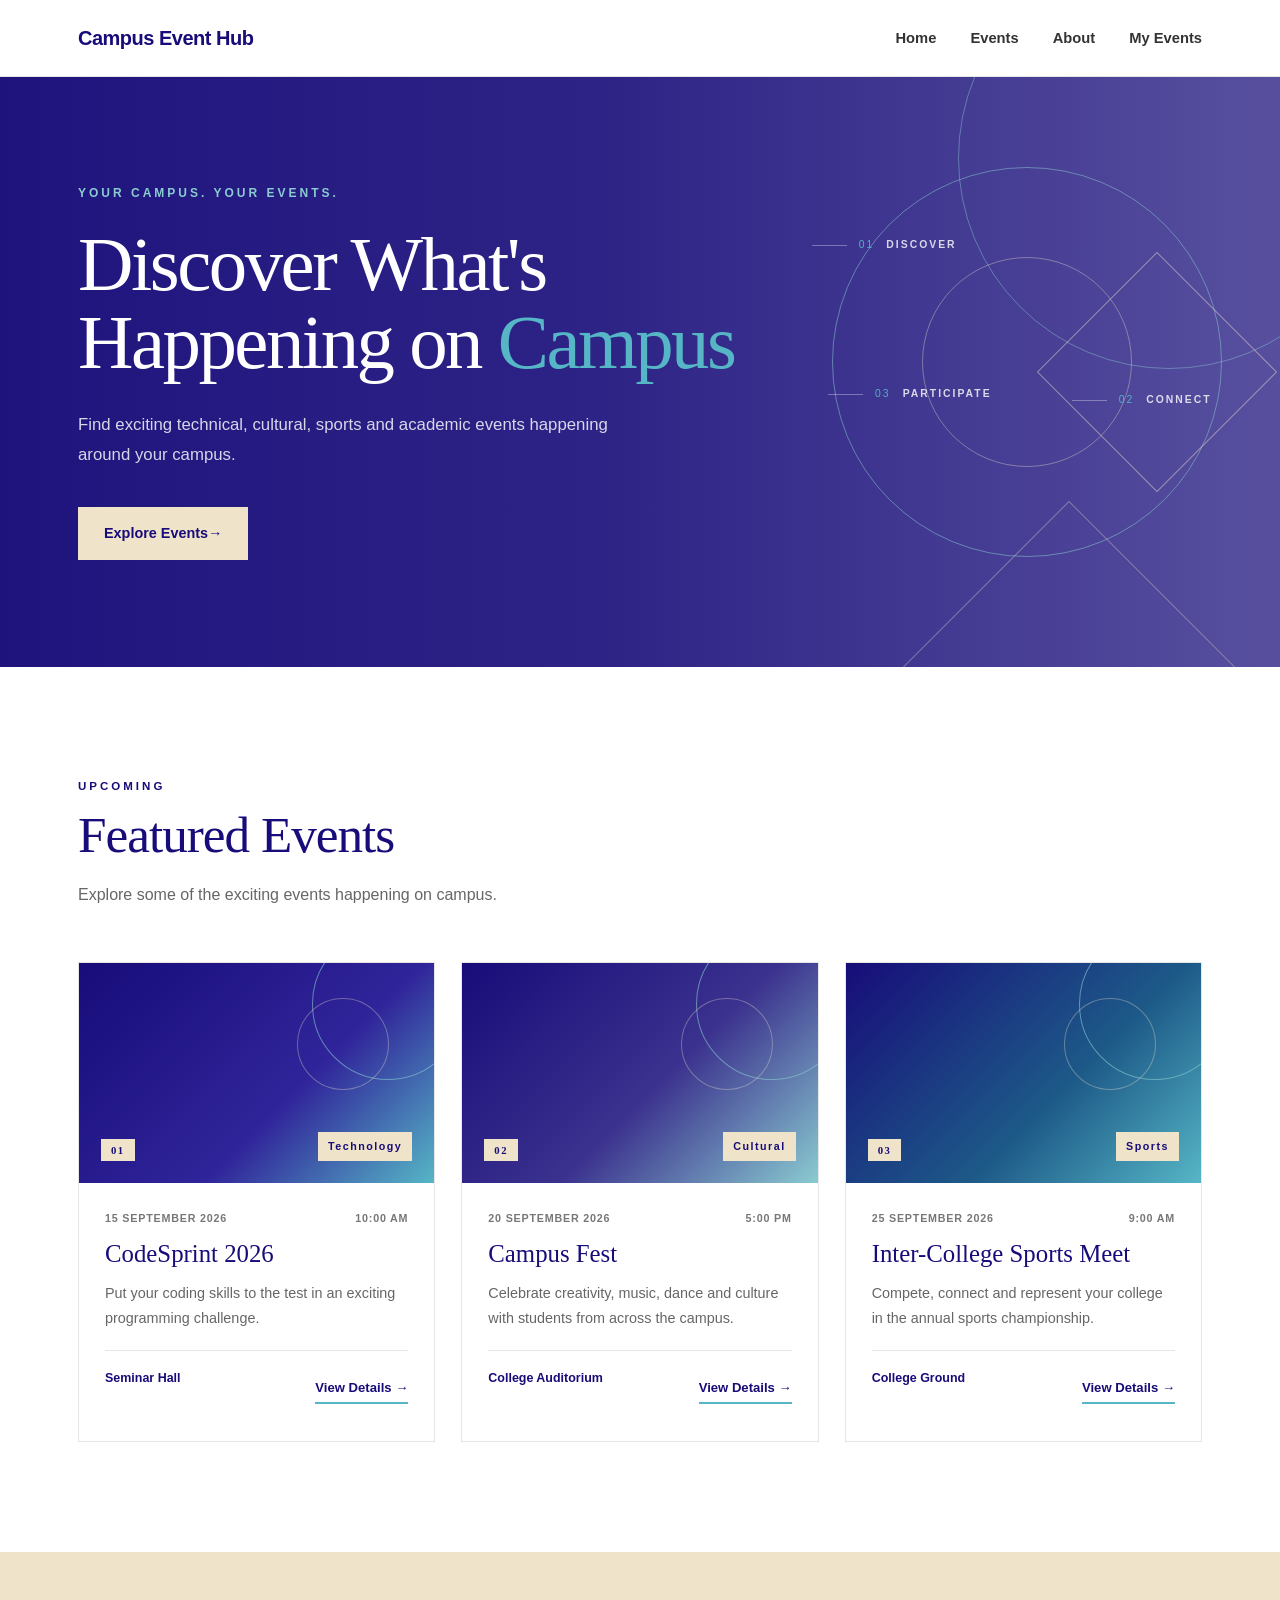
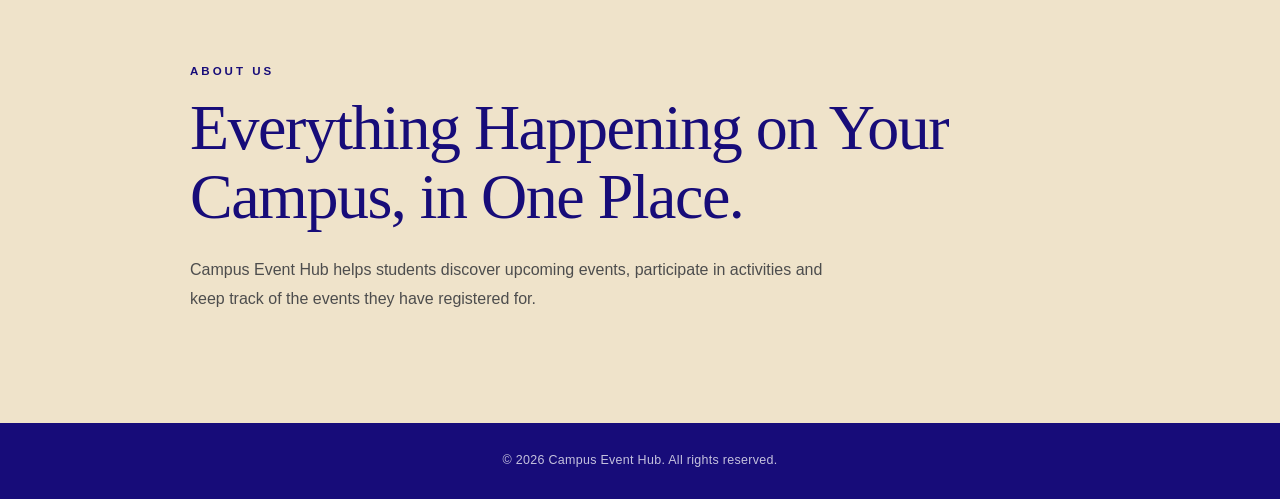
<file: index.html>
<!DOCTYPE html>
<html lang="en">
<head>
    <meta charset="UTF-8">
    <meta name="viewport" content="width=device-width, initial-scale=1.0">
    <title>Campus Event Hub</title>

    <link rel="stylesheet" href="css/style.css">
</head>

<body>

    <!-- Navigation Bar -->
    <header>
        <nav class="navbar">
            <div class="logo">Campus Event Hub</div>

            <ul class="nav-links">
                <li><a href="index.html">Home</a></li>
                <li><a href="#events">Events</a></li>
                <li><a href="#about">About</a></li>
                <li><a href="#">My Events</a></li>
            </ul>
        </nav>
    </header>


    <!-- Hero Section -->
   <section class="hero">

    <div class="hero-content">

        <p class="hero-tag">
            YOUR CAMPUS. YOUR EVENTS.
        </p>

        <h1>
            Discover What's<br>
            Happening on <span>Campus</span>
        </h1>

        <p>
            Find exciting technical, cultural, sports and academic
            events happening around your campus.
        </p>

        <a href="#events" class="hero-button">
            Explore Events <span>→</span>
        </a>

    </div>


    <div class="hero-visual">

        <div class="hero-circle hero-circle-large"></div>

        <div class="hero-circle hero-circle-small"></div>

        <div class="hero-square"></div>

        <div class="hero-label">
            <span>01</span>
            <strong>DISCOVER</strong>
        </div>

        <div class="hero-label hero-label-two">
            <span>02</span>
            <strong>CONNECT</strong>
        </div>

        <div class="hero-label hero-label-three">
            <span>03</span>
            <strong>PARTICIPATE</strong>
        </div>

    </div>

</section>


   <section id="events" class="events-section">

    <div class="section-heading">
        <p class="section-tag">UPCOMING</p>
        <h2>Featured Events</h2>
        <p>
            Explore some of the exciting events happening on campus.
        </p>
    </div>

    <div class="event-container" id="eventContainer">
    </div>

</section>
             


    <!-- About Section -->
    <section id="about" class="about-section">

        <div class="about-content">

            <p class="section-tag">ABOUT US</p>

            <h2>Everything Happening on Your Campus, in One Place.</h2>

            <p>
                Campus Event Hub helps students discover upcoming
                events, participate in activities and keep track of
                the events they have registered for.
            </p>

        </div>

    </section>


    <!-- Footer -->
    <footer>

        <p>
            © 2026 Campus Event Hub. All rights reserved.
        </p>

    </footer>


    <script src="js/main.js"></script>

</body>
</html>
</file>
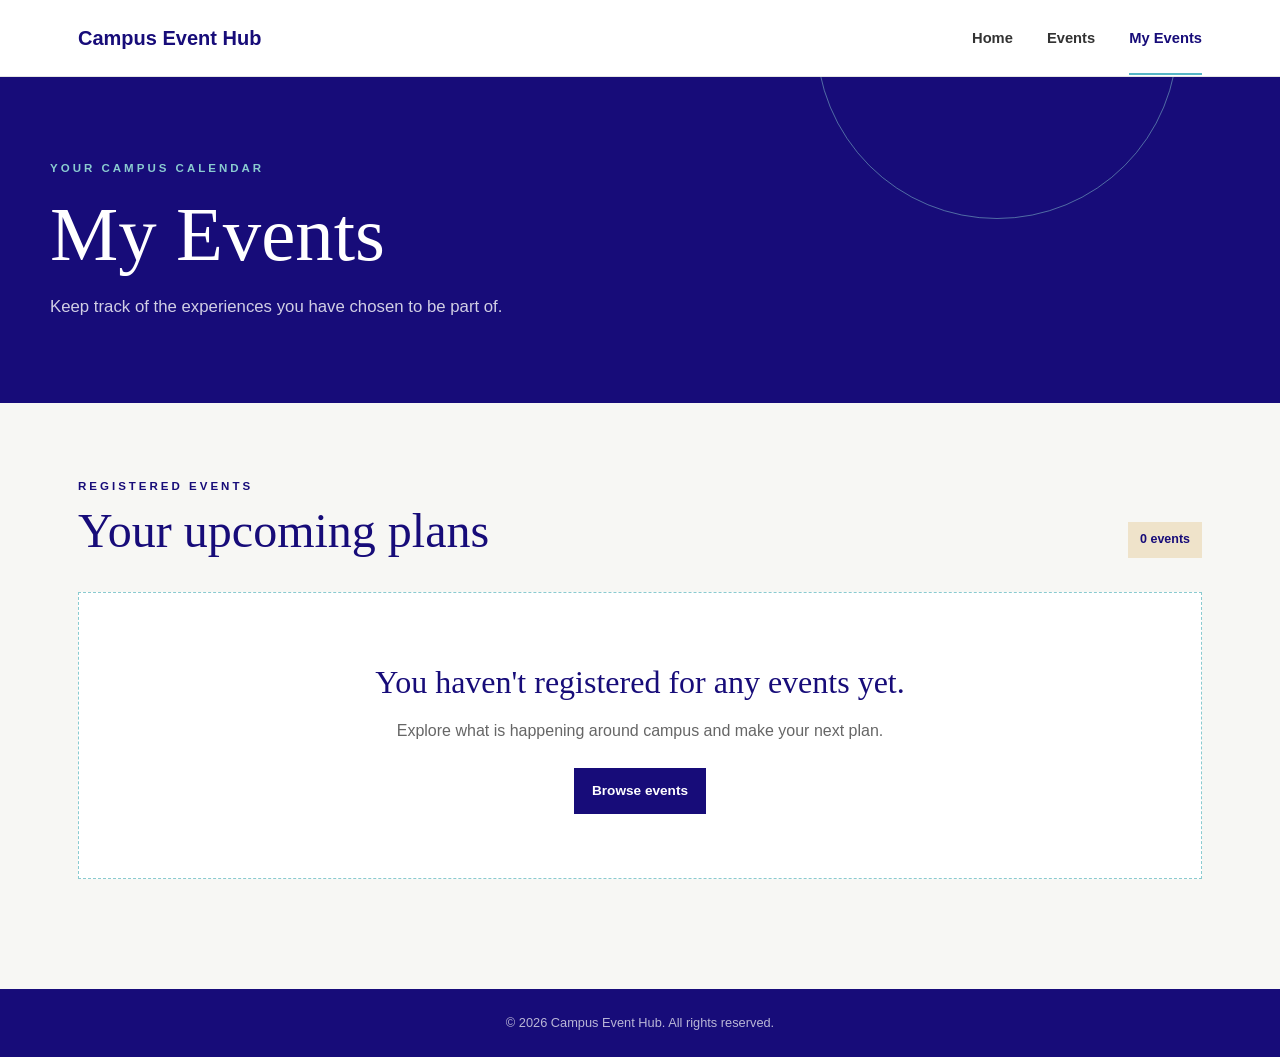
<file: my-events.html>
<!DOCTYPE html>
<html lang="en">
<head>
    <meta charset="UTF-8">
    <meta name="viewport" content="width=device-width, initial-scale=1.0">
    <meta name="description" content="View and manage your Campus Event Hub registrations.">
    <title>My Events | Campus Event Hub</title>
    <link rel="stylesheet" href="css/my-events.css">
</head>
<body>
    <header class="site-header">
        <nav class="navbar" aria-label="Main navigation">
            <a class="logo" href="index.html">Campus Event Hub</a>
            <ul class="nav-links">
                <li><a href="index.html">Home</a></li>
                <li><a href="index.html#events">Events</a></li>
                <li><a class="active" href="my-events.html" aria-current="page">My Events</a></li>
            </ul>
        </nav>
    </header>

    <main>
        <section class="page-intro" aria-labelledby="page-title">
            <p class="eyebrow">YOUR CAMPUS CALENDAR</p>
            <h1 id="page-title">My Events</h1>
            <p>Keep track of the experiences you have chosen to be part of.</p>
        </section>

        <section class="registrations" aria-labelledby="registrations-title">
            <div class="section-heading">
                <div>
                    <p class="eyebrow">REGISTERED EVENTS</p>
                    <h2 id="registrations-title">Your upcoming plans</h2>
                </div>
                <span id="registration-count" class="registration-count" aria-live="polite"></span>
            </div>
            <div id="event-list" class="event-list" aria-live="polite"></div>
        </section>
    </main>

    <footer>
        <p>© 2026 Campus Event Hub. All rights reserved.</p>
    </footer>

    <script src="js/my-events.js"></script>
</body>
</html>
</file>
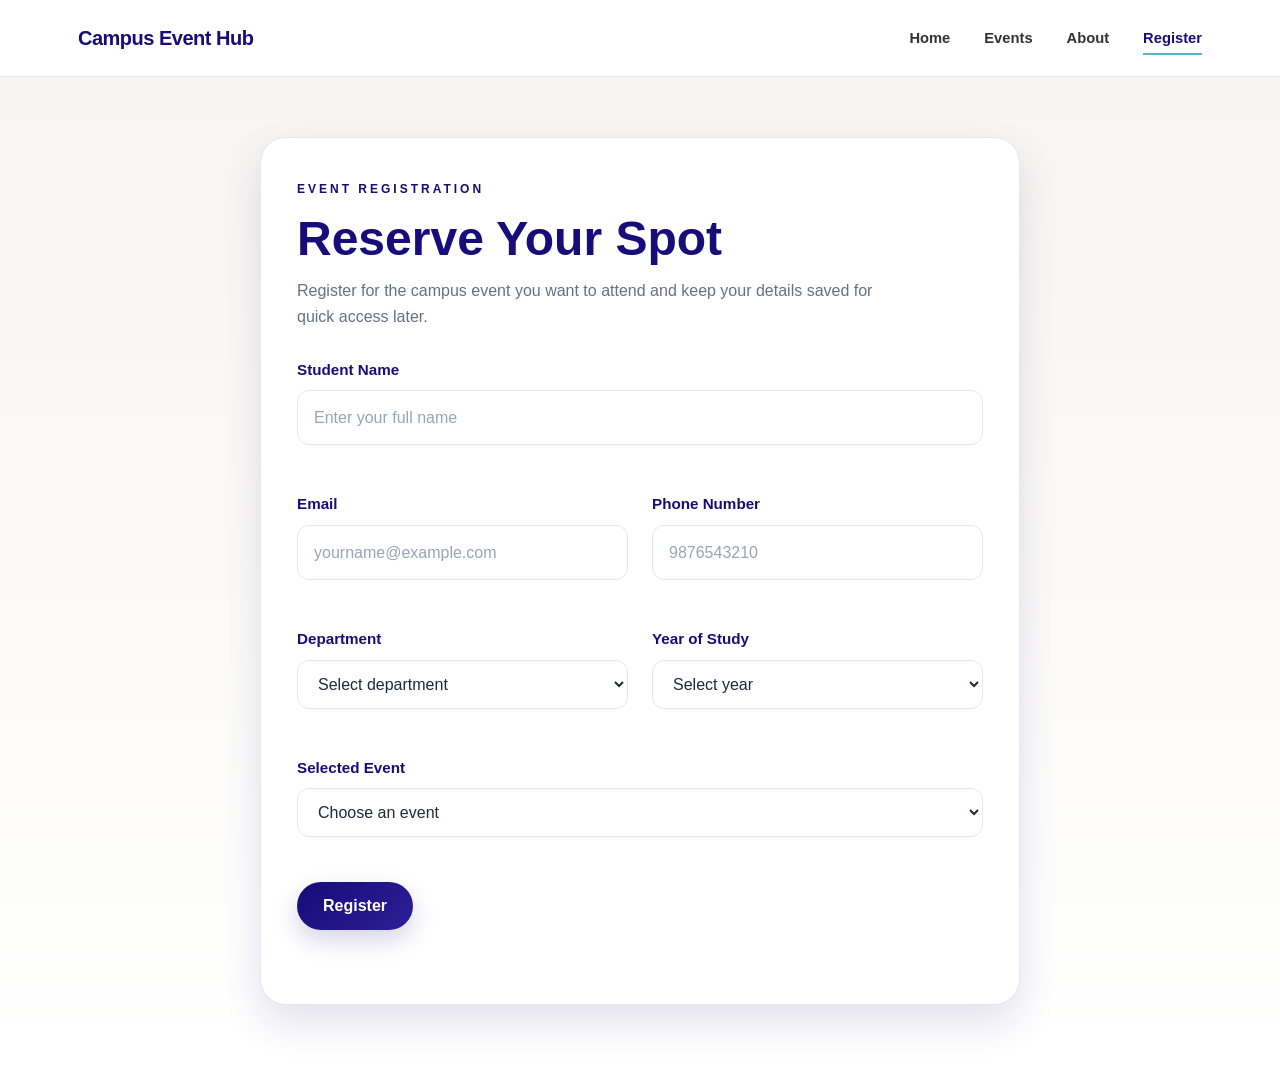
<file: register.html>
<!DOCTYPE html>
<html lang="en">
<head>
    <meta charset="UTF-8">
    <meta name="viewport" content="width=device-width, initial-scale=1.0">
    <title>Register | Campus Event Hub</title>
    <link rel="stylesheet" href="css/style.css">
    <link rel="stylesheet" href="css/registration.css">
</head>
<body>
    <header>
        <nav class="navbar">
            <div class="logo">Campus Event Hub</div>

            <ul class="nav-links">
                <li><a href="index.html">Home</a></li>
                <li><a href="index.html#events">Events</a></li>
                <li><a href="index.html#about">About</a></li>
                <li><a href="register.html" class="active">Register</a></li>
            </ul>
        </nav>
    </header>

    <main class="registration-page">
        <section class="registration-shell">
            <div class="registration-header">
                <p class="section-tag">EVENT REGISTRATION</p>
                <h1>Reserve Your Spot</h1>
                <p>
                    Register for the campus event you want to attend and keep your details saved for quick access later.
                </p>
            </div>

            <form id="registrationForm" class="registration-form" novalidate>
                <div class="form-grid">
                    <div class="form-group full-width">
                        <label for="studentName">Student Name</label>
                        <input id="studentName" name="name" type="text" placeholder="Enter your full name" required>
                        <small class="error-message" data-error-for="name"></small>
                    </div>

                    <div class="form-group">
                        <label for="email">Email</label>
                        <input id="email" name="email" type="email" placeholder="yourname@example.com" required>
                        <small class="error-message" data-error-for="email"></small>
                    </div>

                    <div class="form-group">
                        <label for="phoneNumber">Phone Number</label>
                        <input id="phoneNumber" name="phone" type="tel" placeholder="9876543210" required>
                        <small class="error-message" data-error-for="phone"></small>
                    </div>

                    <div class="form-group">
                        <label for="department">Department</label>
                        <select id="department" name="department" required>
                            <option value="">Select department</option>
                            <option value="Computer Science">Computer Science</option>
                            <option value="Information Technology">Information Technology</option>
                            <option value="Electronics and Communication">Electronics and Communication</option>
                            <option value="Mechanical Engineering">Mechanical Engineering</option>
                            <option value="Civil Engineering">Civil Engineering</option>
                            <option value="Business Administration">Business Administration</option>
                        </select>
                        <small class="error-message" data-error-for="department"></small>
                    </div>

                    <div class="form-group">
                        <label for="yearOfStudy">Year of Study</label>
                        <select id="yearOfStudy" name="year" required>
                            <option value="">Select year</option>
                            <option value="1st Year">1st Year</option>
                            <option value="2nd Year">2nd Year</option>
                            <option value="3rd Year">3rd Year</option>
                            <option value="4th Year">4th Year</option>
                            <option value="Postgraduate">Postgraduate</option>
                        </select>
                        <small class="error-message" data-error-for="year"></small>
                    </div>

                    <div class="form-group full-width">
                        <label for="selectedEvent">Selected Event</label>
                        <select id="selectedEvent" name="event" required>
                            <option value="">Choose an event</option>
                        </select>
                        <small class="error-message" data-error-for="event"></small>
                    </div>
                </div>

                <button type="submit" class="register-button">Register</button>
                <p id="formMessage" class="form-message" aria-live="polite"></p>
            </form>
        </section>
    </main>

    <script src="js/registration.js"></script>
</body>
</html>
</file>
<file: css/style.css>
/* =========================================
   CAMPUS EVENT HUB
   Main Design System
   ========================================= */

:root {
    --primary: #170C79;
    --cream: #EFE3CA;
    --teal: #56B6C6;
    --cyan: #8ACBD0;

    --white: #FFFFFF;
    --text: #202020;
    --muted: #666666;
    --border: #E5E5E5;
    --soft-bg: #F7F7F4;

    --max-width: 1180px;
}


/* =========================================
   RESET
   ========================================= */

* {
    margin: 0;
    padding: 0;
    box-sizing: border-box;
}

html {
    scroll-behavior: smooth;
}

body {
    font-family: "Segoe UI", Arial, sans-serif;
    color: var(--text);
    background: var(--white);
    line-height: 1.6;
}

a {
    text-decoration: none;
    color: inherit;
}

ul {
    list-style: none;
}


/* =========================================
   NAVIGATION
   ========================================= */

header {
    background: var(--white);
    border-bottom: 1px solid var(--border);
    position: sticky;
    top: 0;
    z-index: 1000;
}

.navbar {
    max-width: var(--max-width);
    margin: auto;
    min-height: 76px;

    display: flex;
    align-items: center;
    justify-content: space-between;

    padding: 0 28px;
}

.logo {
    color: var(--primary);
    font-size: 1.25rem;
    font-weight: 750;
    letter-spacing: -0.5px;
}

.nav-links {
    display: flex;
    align-items: center;
    gap: 34px;
}

.nav-links a {
    position: relative;

    color: #333333;
    font-size: 0.92rem;
    font-weight: 600;

    padding: 27px 0;

    transition: color 0.25s ease;
}

.nav-links a:hover {
    color: var(--primary);
}

.nav-links a::after {
    content: "";

    position: absolute;
    left: 0;
    bottom: 18px;

    width: 0;
    height: 2px;

    background: var(--teal);

    transition: width 0.25s ease;
}

.nav-links a:hover::after {
    width: 100%;
}


/* =========================================
   HERO
   ========================================= */

.hero {
    min-height: 590px;

    background:
        linear-gradient(
            90deg,
            rgba(23, 12, 121, 0.97) 0%,
            rgba(23, 12, 121, 0.90) 48%,
            rgba(23, 12, 121, 0.72) 100%
        );

    color: var(--white);

    display: flex;
    align-items: center;

    position: relative;
    overflow: hidden;
}

/* Decorative architectural shapes */

.hero::before {
    content: "";

    position: absolute;
    width: 420px;
    height: 420px;

    right: -100px;
    top: -130px;

    border: 1px solid rgba(138, 203, 208, 0.45);
    border-radius: 50%;
}

.hero::after {
    content: "";

    position: absolute;
    width: 260px;
    height: 260px;

    right: 80px;
    bottom: -150px;

    border: 1px solid rgba(239, 227, 202, 0.35);
    transform: rotate(45deg);
}

.hero-content {
    max-width: var(--max-width);
    width: 100%;
    margin: auto;

    padding: 90px 28px;

    position: relative;
    z-index: 2;
}

.hero-tag {
    color: var(--cyan);

    font-size: 0.75rem;
    font-weight: 750;

    letter-spacing: 3px;

    margin-bottom: 22px;
}

.hero h1 {
    max-width: 760px;

    font-family: Georgia, "Times New Roman", serif;

    font-size: clamp(3rem, 6vw, 5.4rem);
    font-weight: 500;

    line-height: 1.02;
    letter-spacing: -2.5px;

    margin-bottom: 28px;
}

.hero-content > p:not(.hero-tag) {
    max-width: 570px;

    color: rgba(255, 255, 255, 0.82);

    font-size: 1.05rem;
    line-height: 1.8;

    margin-bottom: 36px;
}

.hero-button {
    display: inline-flex;
    align-items: center;

    background: var(--cream);
    color: var(--primary);

    padding: 14px 25px;

    font-size: 0.9rem;
    font-weight: 750;

    border: 1px solid var(--cream);

    transition:
        background 0.25s ease,
        color 0.25s ease,
        transform 0.25s ease;
}

.hero-button:hover {
    background: var(--teal);
    border-color: var(--teal);
    color: var(--primary);

    transform: translateY(-2px);
}


/* =========================================
   EVENTS SECTION
   ========================================= */

.events-section {
    max-width: var(--max-width);
    margin: auto;

    padding: 110px 28px;
}

.section-heading {
    max-width: 680px;

    margin-bottom: 55px;
}

.section-tag {
    color: var(--primary);

    font-size: 0.72rem;
    font-weight: 800;

    letter-spacing: 3px;

    margin-bottom: 12px;
}

.section-heading h2 {
    color: var(--primary);

    font-family: Georgia, "Times New Roman", serif;

    font-size: clamp(2.3rem, 4vw, 3.6rem);
    font-weight: 500;

    line-height: 1.1;
    letter-spacing: -1px;

    margin-bottom: 18px;
}

.section-heading > p:last-child {
    color: var(--muted);
    font-size: 1rem;
}


/* =========================================
   EVENT GRID
   ========================================= */

.event-container {
    display: grid;

    grid-template-columns:
        repeat(3, minmax(0, 1fr));

    gap: 26px;
}


/* =========================================
   EVENT CARD
   ========================================= */

.event-card {
    background: var(--white);

    border: 1px solid var(--border);

    overflow: hidden;

    transition:
        transform 0.3s ease,
        border-color 0.3s ease,
        box-shadow 0.3s ease;
}

.event-card:hover {
    transform: translateY(-6px);

    border-color: var(--cyan);

    box-shadow:
        0 18px 40px rgba(23, 12, 121, 0.10);
}


/* Event visual area */

/* =========================================
   EVENT VISUALS
   ========================================= */

.event-image {
    height: 220px;
    position: relative;
    overflow: hidden;

    display: flex;
    align-items: flex-end;

    padding: 22px;

    background: var(--primary);
}

/* Technology */

.event-image.technology {
    background:
        linear-gradient(
            135deg,
            #170C79 0%,
            #30249A 60%,
            #56B6C6 100%
        );
}

/* Cultural */

.event-image.cultural {
    background:
        linear-gradient(
            135deg,
            #170C79 0%,
            #3B318E 55%,
            #8ACBD0 100%
        );
}

/* Sports */

.event-image.sports {
    background:
        linear-gradient(
            135deg,
            #170C79 0%,
            #1D5A88 60%,
            #56B6C6 100%
        );
}


/* Large decorative circle */

.event-image::before {
    content: "";

    position: absolute;

    width: 190px;
    height: 190px;

    right: -55px;
    top: -65px;

    border: 1px solid rgba(255, 255, 255, 0.35);

    border-radius: 50%;
}


/* Decorative diagonal frame */

.event-image::after {
    content: "";

    position: absolute;

    width: 120px;
    height: 120px;

    right: 25px;
    top: 35px;

    border: 1px solid rgba(239, 227, 202, 0.5);

    transform: rotate(45deg);
}


/* Content inside visual */

.event-visual-content {
    width: 100%;

    position: relative;
    z-index: 2;

    display: flex;
    align-items: flex-end;
    justify-content: space-between;
}

.event-number {
    color: rgba(255, 255, 255, 0.75);

    font-family: Georgia, "Times New Roman", serif;

    font-size: 3.5rem;
    line-height: 1;
}

.event-category {
    color: var(--primary);
    background: var(--cream);

    padding: 7px 11px;

    font-size: 0.65rem;
    font-weight: 800;

    letter-spacing: 1.5px;
}


/* =========================================
   EVENT CONTENT REFINEMENT
   ========================================= */

.event-content {
    padding: 25px 25px 24px;
}

.event-meta {
    display: flex;
    justify-content: space-between;
    gap: 12px;

    color: #777777;

    font-size: 0.67rem;
    font-weight: 750;

    letter-spacing: 0.8px;

    text-transform: uppercase;

    margin-bottom: 12px;
}

.event-content h3 {
    color: var(--primary);

    font-family: Georgia, "Times New Roman", serif;

    font-size: 1.5rem;
    font-weight: 500;

    line-height: 1.2;

    margin-bottom: 12px;
}

.event-content > p {
    color: var(--muted);

    font-size: 0.88rem;
    line-height: 1.7;

    margin-bottom: 24px;
}

.event-footer {
    display: flex;
    align-items: center;
    justify-content: space-between;

    gap: 15px;

    padding-top: 18px;

    border-top: 1px solid var(--border);
}

.event-location {
    color: var(--primary);

    font-size: 0.72rem;
    font-weight: 750;
}

.event-button {
    white-space: nowrap;

    color: var(--primary);

    font-size: 0.78rem;
    font-weight: 800;

    border-bottom: 2px solid var(--teal);

    padding-bottom: 4px;

    transition: all 0.25s ease;
}

.event-button:hover {
    color: var(--teal);

    border-color: var(--primary);
}

/* Decorative pattern */

.event-image::before {
    content: "";

    position: absolute;

    width: 150px;
    height: 150px;

    right: -30px;
    top: -35px;

    border: 1px solid rgba(138, 203, 208, 0.6);

    transform: rotate(45deg);
}

.event-image::after {
    content: "";

    position: absolute;

    width: 90px;
    height: 90px;

    right: 45px;
    top: 35px;

    border: 1px solid rgba(239, 227, 202, 0.35);

    border-radius: 50%;
}

.event-image span {
    position: relative;
    z-index: 2;

    color: var(--primary);
    background: var(--cream);

    padding: 6px 10px;

    font-size: 0.67rem;
    font-weight: 800;

    letter-spacing: 1.5px;
}


/* Event content */

.event-content {
    padding: 27px 26px 30px;
}

.event-date {
    color: #777777;

    font-size: 0.68rem;
    font-weight: 800;

    letter-spacing: 1.5px;

    margin-bottom: 10px;
}

.event-content h3 {
    color: var(--primary);

    font-family: Georgia, "Times New Roman", serif;

    font-size: 1.55rem;
    font-weight: 500;

    line-height: 1.2;

    margin-bottom: 12px;
}

.event-content > p:not(.event-date):not(.event-location) {
    color: var(--muted);

    font-size: 0.9rem;
    line-height: 1.7;

    margin-bottom: 20px;
}

.event-location {
    color: var(--primary);

    font-size: 0.78rem;
    font-weight: 700;

    margin-bottom: 22px;
}

.event-button {
    display: inline-block;

    color: var(--primary);

    font-size: 0.82rem;
    font-weight: 750;

    border-bottom: 2px solid var(--teal);

    padding-bottom: 4px;

    transition:
        color 0.25s ease,
        border-color 0.25s ease;
}

.event-button:hover {
    color: var(--teal);
    border-color: var(--primary);
}


/* =========================================
   ABOUT SECTION
   ========================================= */

.about-section {
    background: var(--cream);

    padding: 110px 28px;
}

.about-content {
    max-width: 900px;
    margin: auto;
}

.about-content h2 {
    max-width: 800px;

    color: var(--primary);

    font-family: Georgia, "Times New Roman", serif;

    font-size: clamp(2.4rem, 5vw, 4.3rem);
    font-weight: 500;

    line-height: 1.08;
    letter-spacing: -1.5px;

    margin-bottom: 25px;
}

.about-content > p:last-child {
    max-width: 650px;

    color: #4D4D4D;

    font-size: 1rem;
    line-height: 1.8;
}


/* =========================================
   FOOTER
   ========================================= */

footer {
    background: var(--primary);

    color: rgba(255, 255, 255, 0.75);

    text-align: center;

    padding: 28px;

    font-size: 0.78rem;

    letter-spacing: 0.3px;
}


/* =========================================
   RESPONSIVE DESIGN
   ========================================= */

@media (max-width: 900px) {

    .nav-links {
        gap: 20px;
    }

    .event-container {
        grid-template-columns: repeat(2, 1fr);
    }

    .hero {
        min-height: 520px;
    }

    .hero h1 {
        font-size: 4rem;
    }
}


@media (max-width: 650px) {

    .navbar {
        min-height: auto;

        padding: 18px 20px;

        flex-direction: column;
        gap: 15px;
    }

    .nav-links {
        width: 100%;

        justify-content: center;

        gap: 18px;
        flex-wrap: wrap;
    }

    .nav-links a {
        padding: 5px 0;
    }

    .nav-links a::after {
        bottom: 0;
    }

    .hero-content {
        padding: 75px 22px;
    }

    .hero h1 {
        font-size: 3.1rem;
        letter-spacing: -1.5px;
    }

    .event-container {
        grid-template-columns: 1fr;
    }

    .events-section {
        padding: 80px 22px;
    }

    .about-section {
        padding: 80px 22px;
    }
}
/* =========================================
   HERO VISUAL
   ========================================= */

.hero {
    position: relative;
}

.hero-content {
    position: relative;
    z-index: 5;
}

.hero h1 span {
    color: var(--teal);
}


/* Visual area */

.hero-visual {
    position: absolute;

    width: 500px;
    height: 500px;

    right: 3%;
    top: 50%;

    transform: translateY(-50%);

    opacity: 0.95;
}


/* Large circle */

.hero-circle {
    position: absolute;

    border: 1px solid rgba(138, 203, 208, 0.55);

    border-radius: 50%;
}

.hero-circle-large {
    width: 390px;
    height: 390px;

    right: 20px;
    top: 45px;
}

.hero-circle-small {
    width: 210px;
    height: 210px;

    right: 110px;
    top: 135px;

    border-color: rgba(239, 227, 202, 0.4);
}


/* Square */

.hero-square {
    position: absolute;

    width: 170px;
    height: 170px;

    right: 0;
    top: 165px;

    border: 1px solid rgba(239, 227, 202, 0.5);

    transform: rotate(45deg);
}


/* Event pathway labels */

.hero-label {
    position: absolute;

    display: flex;
    align-items: center;
    gap: 12px;

    color: rgba(255, 255, 255, 0.85);

    font-size: 0.65rem;
    letter-spacing: 2px;
}

.hero-label span {
    color: var(--teal);

    font-size: 0.65rem;
}

.hero-label strong {
    font-weight: 700;
}

.hero-label::before {
    content: "";

    width: 35px;
    height: 1px;

    background: rgba(255, 255, 255, 0.35);
}

.hero-label {
    right: 285px;
    top: 115px;
}

.hero-label-two {
    right: 30px;
    top: 270px;
}

.hero-label-three {
    right: 250px;
    bottom: 70px;
}
@media (max-width: 1050px) {

    .hero-visual {
        right: -100px;
        opacity: 0.55;
    }

    .hero-content {
        max-width: 850px;
    }
}


@media (max-width: 700px) {

    .hero {
        min-height: 620px;
    }

    .hero-visual {
        width: 330px;
        height: 330px;

        right: -120px;
        top: 58%;

        opacity: 0.25;
    }

    .hero-circle-large {
        width: 280px;
        height: 280px;
    }

    .hero-circle-small {
        width: 150px;
        height: 150px;

        right: 65px;
        top: 90px;
    }

    .hero-square {
        width: 110px;
        height: 110px;

        right: 0;
        top: 100px;
    }

    .hero-label {
        display: none;
    }

    .hero h1 span {
        color: var(--teal);
    }
}
</file>
<file: css/my-events.css>
:root {
    --primary: #170C79;
    --cream: #EFE3CA;
    --teal: #56B6C6;
    --cyan: #8ACBD0;
    --white: #FFFFFF;
    --text: #202020;
    --muted: #666666;
    --border: #E5E5E5;
    --soft-bg: #F7F7F4;
    --max-width: 1180px;
}

* { box-sizing: border-box; margin: 0; padding: 0; }
html { scroll-behavior: smooth; }
body {
    background: var(--soft-bg);
    color: var(--text);
    font-family: "Segoe UI", Arial, sans-serif;
    line-height: 1.6;
}
a { color: inherit; text-decoration: none; }
ul { list-style: none; }

.site-header {
    background: var(--white);
    border-bottom: 1px solid var(--border);
    position: sticky;
    top: 0;
    z-index: 2;
}
.navbar {
    align-items: center;
    display: flex;
    justify-content: space-between;
    margin: auto;
    max-width: var(--max-width);
    min-height: 76px;
    padding: 0 28px;
}
.logo { color: var(--primary); font-size: 1.25rem; font-weight: 750; }
.nav-links { align-items: center; display: flex; gap: 34px; }
.nav-links a { color: #333; font-size: .92rem; font-weight: 600; padding: 27px 0; }
.nav-links a:hover, .nav-links a.active { color: var(--primary); }
.nav-links a.active { border-bottom: 2px solid var(--teal); }

.page-intro {
    background: var(--primary);
    color: var(--white);
    overflow: hidden;
    padding: 82px max(28px, calc((100% - var(--max-width)) / 2));
    position: relative;
}
.page-intro::after {
    border: 1px solid rgba(138, 203, 208, .5);
    border-radius: 50%;
    content: "";
    height: 360px;
    position: absolute;
    right: 8%;
    top: -220px;
    width: 360px;
}
.eyebrow { font-size: .72rem; font-weight: 800; letter-spacing: 3px; }
.page-intro .eyebrow { color: var(--cyan); margin-bottom: 16px; }
.page-intro h1, .section-heading h2 {
    font-family: Georgia, "Times New Roman", serif;
    font-weight: 500;
    line-height: 1.1;
}
.page-intro h1 { font-size: clamp(3rem, 6vw, 5rem); margin-bottom: 16px; position: relative; z-index: 1; }
.page-intro > p:last-child { color: rgba(255,255,255,.8); font-size: 1.05rem; position: relative; z-index: 1; }

.registrations { margin: auto; max-width: var(--max-width); padding: 74px 28px 110px; }
.section-heading { align-items: end; display: flex; justify-content: space-between; margin-bottom: 34px; }
.section-heading .eyebrow { color: var(--primary); margin-bottom: 10px; }
.section-heading h2 { color: var(--primary); font-size: clamp(2rem, 4vw, 3rem); }
.registration-count { background: var(--cream); color: var(--primary); font-size: .78rem; font-weight: 750; padding: 8px 12px; }
.event-list { display: grid; gap: 18px; }
.event-card {
    align-items: stretch;
    background: var(--white);
    border-left: 5px solid var(--teal);
    box-shadow: 0 8px 24px rgba(23, 12, 121, .06);
    display: grid;
    grid-template-columns: minmax(190px, 1fr) 2fr auto;
    gap: 28px;
    padding: 28px;
}
.event-date { color: var(--primary); font-size: .8rem; font-weight: 800; letter-spacing: 1px; text-transform: uppercase; }
.event-date strong { display: block; font-family: Georgia, "Times New Roman", serif; font-size: 1.45rem; font-weight: 500; letter-spacing: 0; text-transform: none; }
.event-details h3 { color: var(--primary); font-family: Georgia, "Times New Roman", serif; font-size: 1.55rem; font-weight: 500; margin-bottom: 10px; }
.event-facts { color: var(--muted); display: flex; flex-wrap: wrap; font-size: .9rem; gap: 8px 18px; }
.event-facts span { align-items: center; display: inline-flex; gap: 6px; }
.event-facts span::before { color: var(--teal); content: "•"; font-size: 1.2rem; }
.event-actions { align-items: flex-end; display: flex; flex-direction: column; justify-content: space-between; gap: 14px; }
.status { background: rgba(86,182,198,.16); color: var(--primary); font-size: .72rem; font-weight: 800; letter-spacing: 1px; padding: 7px 10px; text-transform: uppercase; white-space: nowrap; }
.cancel-button { background: transparent; border: 1px solid #d6b7b7; color: #8c3d46; cursor: pointer; font: inherit; font-size: .82rem; font-weight: 700; padding: 9px 13px; }
.cancel-button:hover, .cancel-button:focus-visible { background: #8c3d46; color: var(--white); }
.cancel-button:focus-visible { outline: 3px solid var(--cyan); outline-offset: 2px; }
.empty-state { background: var(--white); border: 1px dashed var(--cyan); padding: 64px 28px; text-align: center; }
.empty-state h3 { color: var(--primary); font-family: Georgia, "Times New Roman", serif; font-size: 2rem; font-weight: 500; margin-bottom: 10px; }
.empty-state p { color: var(--muted); margin-bottom: 24px; }
.browse-link { background: var(--primary); color: var(--white); display: inline-block; font-size: .85rem; font-weight: 750; padding: 12px 18px; }
.browse-link:hover { background: var(--teal); color: var(--primary); }
footer { background: var(--primary); color: rgba(255,255,255,.7); font-size: .8rem; padding: 24px; text-align: center; }

@media (max-width: 720px) {
    .navbar { flex-direction: column; gap: 12px; min-height: auto; padding: 18px 20px; }
    .nav-links { gap: 20px; }
    .nav-links a { padding: 4px 0; }
    .page-intro { padding: 64px 22px; }
    .registrations { padding: 56px 22px 80px; }
    .section-heading { align-items: flex-start; flex-direction: column; gap: 16px; }
    .event-card { grid-template-columns: 1fr; gap: 16px; padding: 22px; }
    .event-actions { align-items: flex-start; flex-direction: row; }
}
</file>
<file: css/registration.css>
:root {
    --primary: #170C79;
    --cream: #EFE3CA;
    --teal: #56B6C6;
    --cyan: #8ACBD0;
    --white: #FFFFFF;
    --text: #1f2937;
    --muted: #667085;
    --border: #e5e7eb;
    --error: #c62828;
    --success: #0b7a4f;
    --success-bg: #e7f9ee;
    --shadow: rgba(23, 12, 121, 0.12);
}

body {
    background: linear-gradient(180deg, #f6f4f0 0%, #ffffff 100%);
}

.registration-page {
    min-height: calc(100vh - 76px);
    display: flex;
    align-items: center;
    justify-content: center;
    padding: 60px 20px;
}

.registration-shell {
    width: min(760px, 100%);
    background: var(--white);
    border: 1px solid var(--border);
    border-radius: 26px;
    box-shadow: 0 18px 40px var(--shadow);
    padding: 42px 36px 32px;
}

.registration-header {
    margin-bottom: 28px;
}

.registration-header h1 {
    font-size: clamp(2.2rem, 4vw, 3rem);
    color: var(--primary);
    margin: 12px 0 12px;
    line-height: 1.15;
}

.registration-header p:last-child {
    color: var(--muted);
    max-width: 600px;
}

.section-tag {
    color: var(--primary);
    font-size: 0.75rem;
    font-weight: 800;
    letter-spacing: 3px;
    text-transform: uppercase;
}

.registration-form {
    display: block;
}

.form-grid {
    display: grid;
    grid-template-columns: repeat(2, minmax(0, 1fr));
    gap: 20px 24px;
}

.form-group {
    display: flex;
    flex-direction: column;
}

.form-group.full-width {
    grid-column: 1 / -1;
}

label {
    color: var(--primary);
    font-weight: 700;
    font-size: 0.95rem;
    margin-bottom: 8px;
}

input,
select {
    width: 100%;
    padding: 14px 16px;
    border: 1px solid var(--border);
    border-radius: 12px;
    background: #fff;
    color: var(--text);
    font: inherit;
    transition: border-color 0.2s ease, box-shadow 0.2s ease;
}

input::placeholder {
    color: #9aa4b2;
}

input:focus,
select:focus {
    outline: none;
    border-color: var(--teal);
    box-shadow: 0 0 0 4px rgba(86, 182, 198, 0.14);
}

input[aria-invalid="true"],
select[aria-invalid="true"] {
    border-color: var(--error);
    box-shadow: 0 0 0 4px rgba(198, 40, 40, 0.08);
}

.error-message {
    min-height: 20px;
    margin-top: 7px;
    font-size: 0.8rem;
    color: var(--error);
}

.register-button {
    display: inline-flex;
    align-items: center;
    justify-content: center;
    border: none;
    border-radius: 999px;
    background: linear-gradient(135deg, var(--primary) 0%, #2d1e96 100%);
    color: var(--white);
    font-size: 1rem;
    font-weight: 700;
    padding: 15px 26px;
    margin-top: 18px;
    cursor: pointer;
    transition: transform 0.2s ease, box-shadow 0.2s ease;
    box-shadow: 0 10px 24px rgba(23, 12, 121, 0.18);
}

.register-button:hover {
    transform: translateY(-2px);
}

.form-message {
    min-height: 24px;
    margin-top: 18px;
    font-weight: 600;
    opacity: 0;
    transition: opacity 0.2s ease;
}

.form-message.success {
    opacity: 1;
    color: var(--success);
    background: var(--success-bg);
    border: 1px solid rgba(11, 122, 79, 0.15);
    border-radius: 12px;
    padding: 12px 14px;
}

.form-message.error {
    opacity: 1;
    color: var(--error);
    background: rgba(198, 40, 40, 0.06);
    border: 1px solid rgba(198, 40, 40, 0.12);
    border-radius: 12px;
    padding: 12px 14px;
}

.nav-links a.active {
    color: var(--primary);
}

.nav-links a.active::after {
    width: 100%;
}

@media (max-width: 640px) {
    .registration-shell {
        padding: 30px 22px 24px;
    }

    .form-grid {
        grid-template-columns: 1fr;
    }

    .navbar {
        flex-direction: column;
        justify-content: center;
        padding: 16px 20px;
        gap: 12px;
    }

    .nav-links {
        gap: 18px;
        flex-wrap: wrap;
        justify-content: center;
    }
}
</file>
